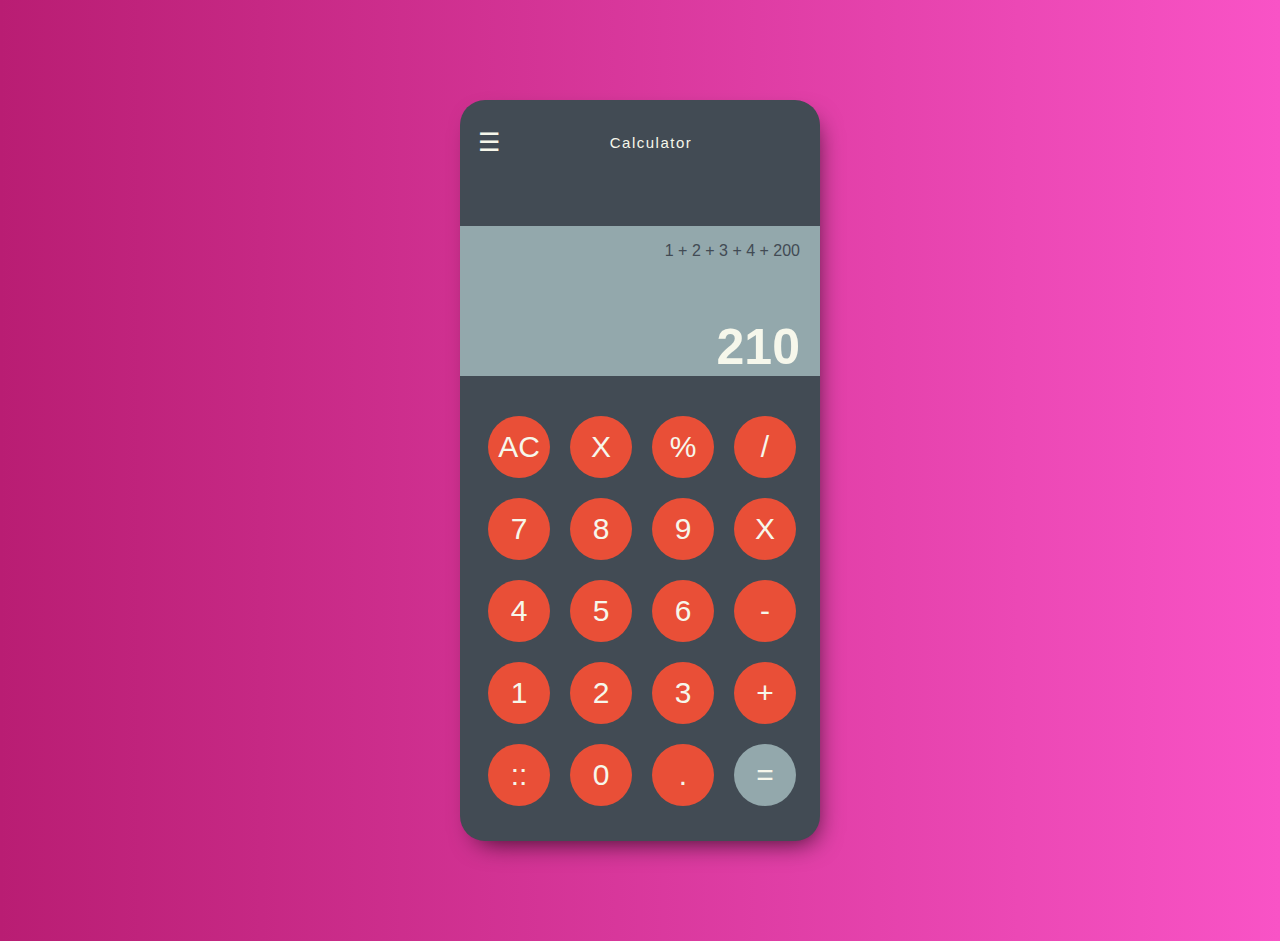
<file: index.html>
<!DOCTYPE html>
<html lang="en">
<head>
    <meta charset="UTF-8">
    <meta name="viewport" content="width=device-width, initial-scale=1.0">
    <meta http-equiv="X-UA-Compatible" content="ie=edge">
    <title>Calculator Design</title>
    <link rel="stylesheet" href="https://use.fontawesome.com/releases/v5.8.2/css/all.css" integrity="sha384-oS3vJWv+0UjzBfQzYUhtDYW+Pj2yciDJxpsK1OYPAYjqT085Qq/1cq5FLXAZQ7Ay" crossorigin="anonymous">
    <link rel="stylesheet" href="style.css">
</head>
<body>
    <div class="container">
        <div class="top-bar">
            <label for="">&#9776;</label>
            <p>Calculator</p>
            <i class="fab fa-ethereum"></i>
        </div>
        <div class="screen">
            <p>1 + 2 + 3 + 4 + 200</p>
            <h2>210</h2>
        </div>
        <div class="buttons">
            <ul class="btn">
                <li><p>AC</p></li>
                <li><p>X</p></li>
                <li><p>%</p></li>
                <li><p>/</p></li>
                <li><p>7</p></li>
                <li><p>8</p></li>
                <li><p>9</p></li>
                <li><p>X</p></li>
                <li><p>4</p></li>
                <li><p>5</p></li>
                <li><p>6</p></li>
                <li><p>-</p></li>
                <li><p>1</p></li>
                <li><p>2</p></li>
                <li><p>3</p></li>
                <li><p>+</p></li>
                <li><p>::</p></li>
                <li><p>0</p></li>
                <li><p>.</p></li>
                <li class="off"><p>=</p></li>
            </ul>
        </div>

    </div>
</body>
</html>
</file>
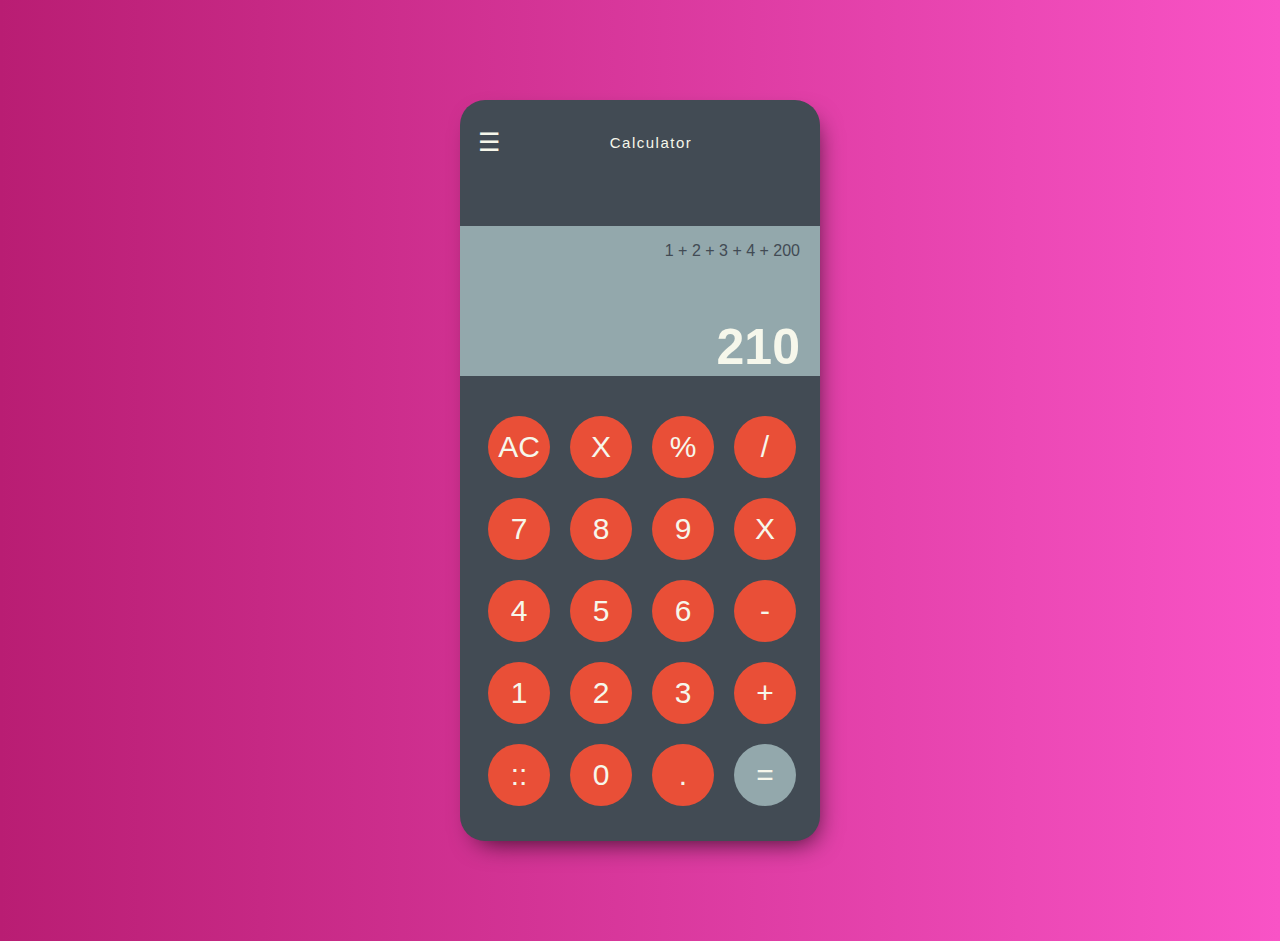
<file: calculator.html>
<!DOCTYPE html>
<html lang="en">
<head>
    <meta charset="UTF-8">
    <meta name="viewport" content="width=device-width, initial-scale=1.0">
    <meta http-equiv="X-UA-Compatible" content="ie=edge">
    <title>Calculator Design</title>
    <link rel="stylesheet" href="https://use.fontawesome.com/releases/v5.8.2/css/all.css" integrity="sha384-oS3vJWv+0UjzBfQzYUhtDYW+Pj2yciDJxpsK1OYPAYjqT085Qq/1cq5FLXAZQ7Ay" crossorigin="anonymous">
    <link rel="stylesheet" href="style.css">
</head>
<body>
    <div class="container">
        <div class="top-bar">
            <label for="">&#9776;</label>
            <p>Calculator</p>
            <i class="fab fa-ethereum"></i>
        </div>
        <div class="screen">
            <p>1 + 2 + 3 + 4 + 200</p>
            <h2>210</h2>
        </div>
        <div class="buttons">
            <ul class="btn">
                <li><p>AC</p></li>
                <li><p>X</p></li>
                <li><p>%</p></li>
                <li><p>/</p></li>
                <li><p>7</p></li>
                <li><p>8</p></li>
                <li><p>9</p></li>
                <li><p>X</p></li>
                <li><p>4</p></li>
                <li><p>5</p></li>
                <li><p>6</p></li>
                <li><p>-</p></li>
                <li><p>1</p></li>
                <li><p>2</p></li>
                <li><p>3</p></li>
                <li><p>+</p></li>
                <li><p>::</p></li>
                <li><p>0</p></li>
                <li><p>.</p></li>
                <li class="off"><p>=</p></li>
            </ul>
        </div>

    </div>
</body>
</html>
</file>
<file: style.css>
html {
    background: #f953c6;  /* fallback for old browsers */
    background: -webkit-linear-gradient(to right, #b91d73, #f953c6);  /* Chrome 10-25, Safari 5.1-6 */
    background: linear-gradient(to right, #b91d73, #f953c6); /* W3C, IE 10+/ Edge, Firefox 16+, Chrome 26+, Opera 12+, Safari 7+ */
    margin: 0;
    padding: 0;
    font-family: Arial, Helvetica, sans-serif;
}

.container {
    -webkit-box-shadow: 6px 11px 26px -10px rgba(0,0,0,0.75);
    -moz-box-shadow: 6px 11px 26px -10px rgba(0,0,0,0.75);
    box-shadow: 6px 11px 26px -10px rgba(0,0,0,0.75);
    height: 740px;
    width: 360px;
    background: #424b54;
    border-radius: 25px;
    border-top: 1px solid transparent;
    margin: 100px auto;   
}
.top-bar {
    display: flex;
    justify-content: space-between;
    align-items: center;
    margin: 18px;
    font-size: 25px;
    color: #f6f7eb;   
}
.top-bar p {
    font-size: 15px;
    letter-spacing: 1.5px;
}
.screen {
    display: flex;
    align-items: flex-end;
    justify-content: space-between;
    flex-direction: column;
    margin-top: 60px;
    height: 150px;
    width: 100%;
    background: #93a8ac;
}
.screen p {
    margin-right: 20px;
    color: #424b54;
}
.screen h2 {
    margin-right: 20px;
    font-size: 50px;
    color: #f6f7eb;
}
.buttons {
    margin: 30px auto;
}
.btn {
    list-style: none;
    display: flex;
    flex-wrap: wrap;
    padding-left: 18px;
}
li {
    background: #e94f37;
    color: #f6f7eb;
    height: 62px;
    width: 62px;
    margin: 10px;
    font-size: 30px;
    display: flex;
    justify-content: center;
    align-items: center;
    border-radius: 50%;
}
.off {
    background: #93a8ac;
}
</file>
